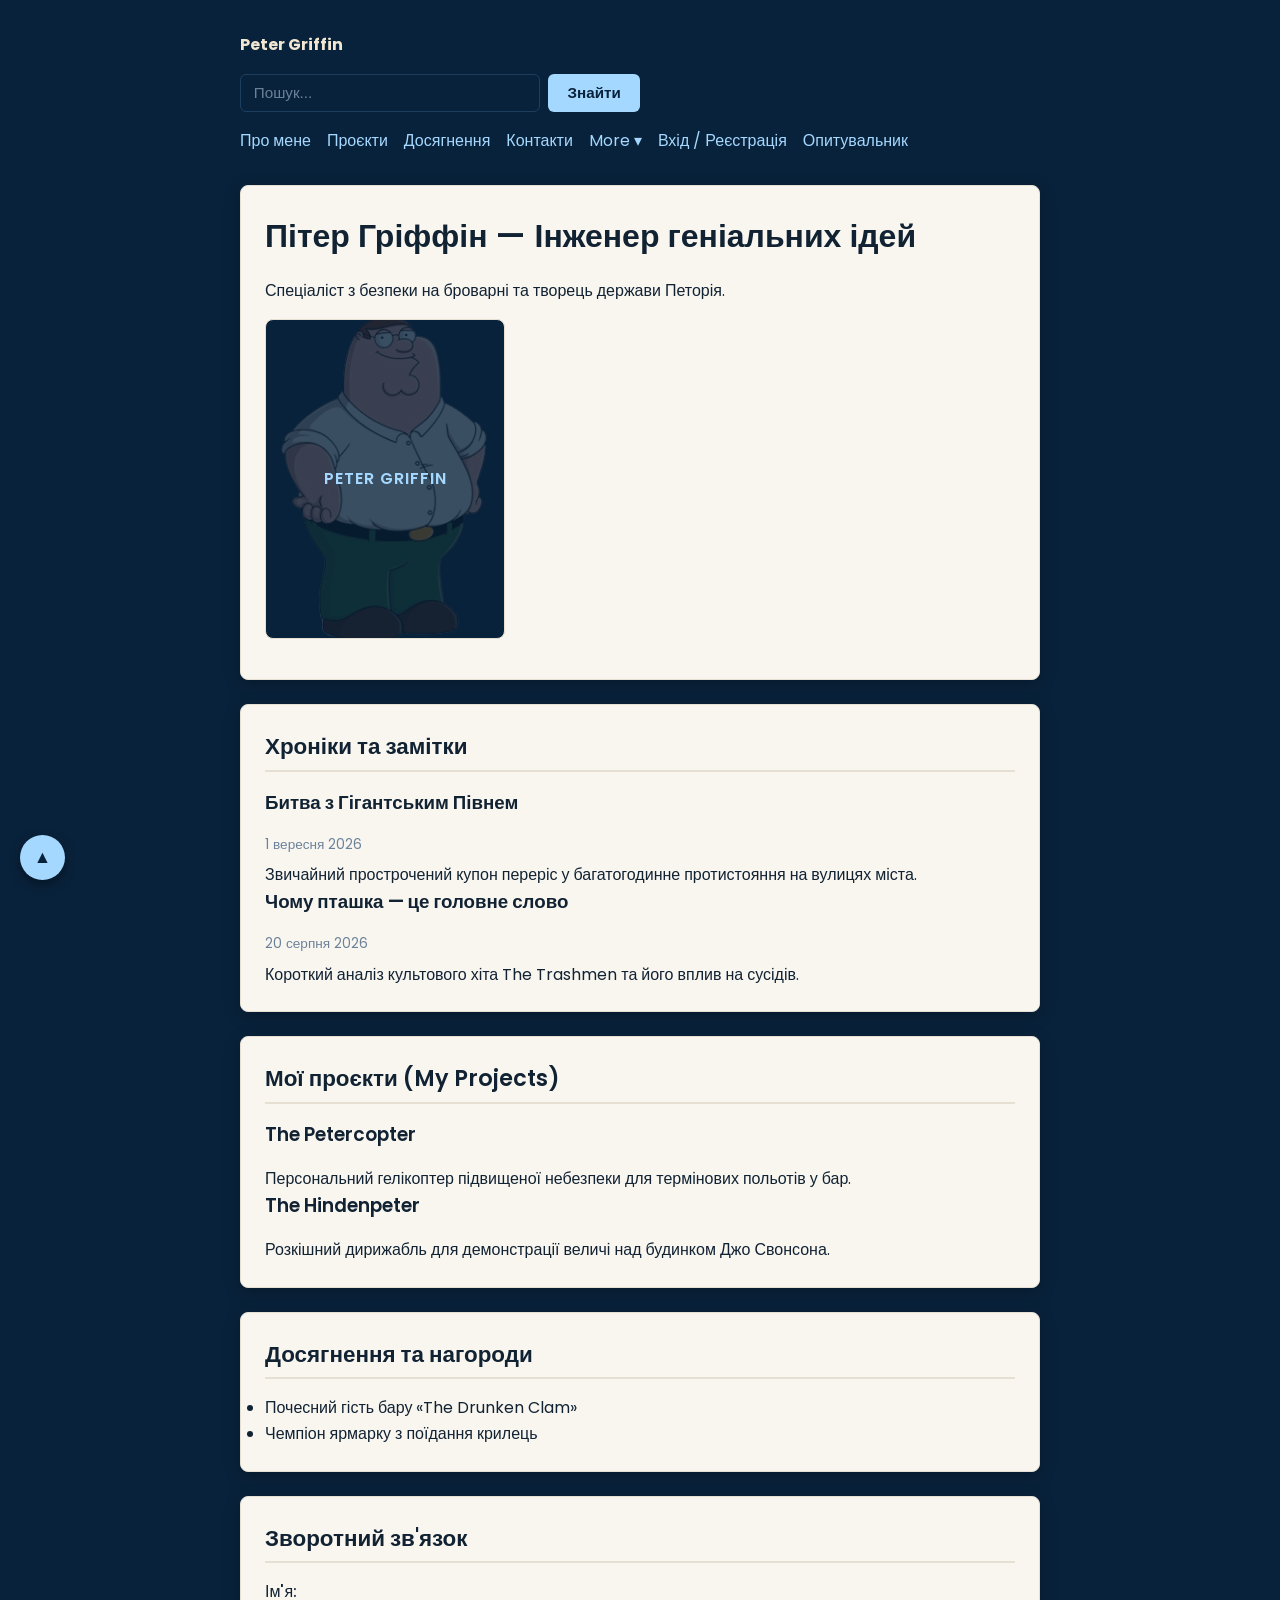
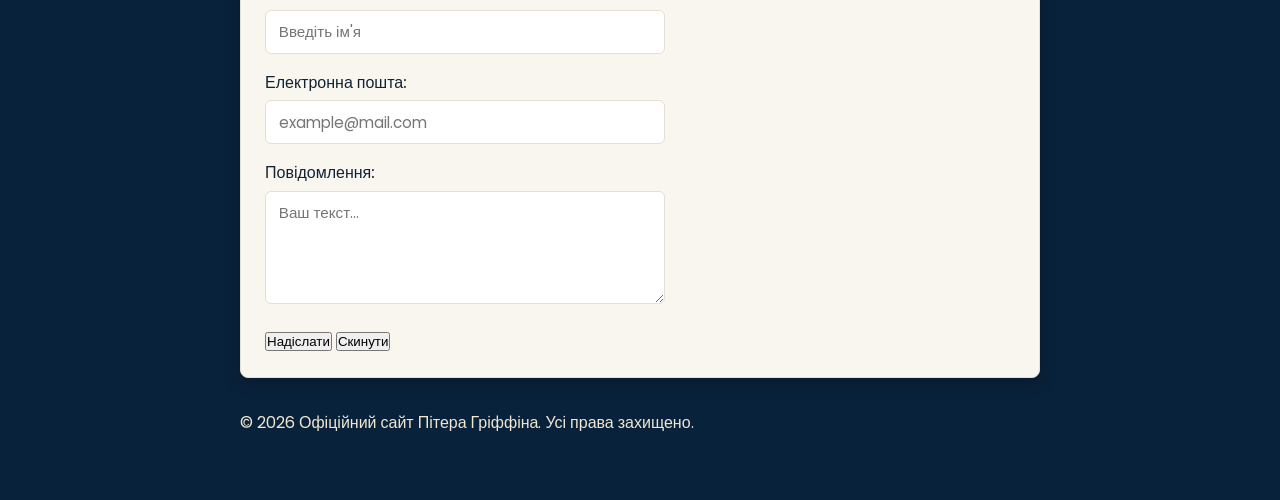
<file: university/OIT/lab3/index.html>
<!DOCTYPE html>
<html lang="uk">
<head>
  <meta charset="UTF-8">
  <meta name="viewport" content="width=device-width, initial-scale=1.0">
  <title>Peter Griffin — Портфоліо</title>
  
  <link rel="preconnect" href="https://fonts.googleapis.com">
  <link rel="preconnect" href="https://fonts.gstatic.com" crossorigin>
  <link href="https://fonts.googleapis.com/css2?family=Poppins:wght@400;600;700&display=swap" rel="stylesheet">
  
  <link rel="stylesheet" href="css/style.css"> 
</head>
<body id="top">

  <header>
    <div>
      <strong>Peter Griffin</strong>
    </div>

    <!-- Пошук (Lab 3) -->
    <div class="search-container">
      <form action="#" method="get">
        <input type="search" name="q" placeholder="Пошук...">
        <button type="submit">Знайти</button>
      </form>
    </div>

    <!-- Навігація з випадаючим списком (Lab 3) -->
    <nav>
      <ul>
        <li><a href="#about">Про мене</a></li>
        <li><a href="#projects">Проєкти</a></li>
        <li><a href="#achievements">Досягнення</a></li>
        <li><a href="#contact">Контакти</a></li>
        
        <li class="dropdown">
          <a href="#">More &#9662;</a>
          <ul class="dropdown-content">
            <li><a href="auth.html">Вхід</a></li>
            <li><a href="survey.html">Опитування</a></li>
          </ul>
        </li>

        <li><a href="auth.html">Вхід / Реєстрація</a></li>
        <li><a href="survey.html">Опитувальник</a></li>
      </ul>
    </nav>
  </header>

  <main>
    <section id="hero">
      <h1>Пітер Гріффін &mdash; Інженер геніальних ідей</h1>
      <p>Спеціаліст з безпеки на броварні та творець держави Петорія.</p>
      
      <!-- Зображення з ховер-ефектом (Lab 3) -->
      <div class="image-hover-wrapper">
        <span>PETER GRIFFIN</span>
        <img src="assets/images/peter.png" alt="Фотопортрет Пітера Гріффіна">
      </div>
    </section>

    <section id="about">
      <h2>Хроніки та замітки</h2>
      <article>
        <h3>Битва з Гігантським Півнем</h3>
        <time datetime="2026-09-01">1 вересня 2026</time>
        <p>Звичайний прострочений купон переріс у багатогодинне протистояння на вулицях міста.</p>
      </article>
      <article>
        <h3>Чому пташка &mdash; це головне слово</h3>
        <time datetime="2026-08-20">20 серпня 2026</time>
        <p>Короткий аналіз культового хіта The Trashmen та його вплив на сусідів.</p>
      </article>
    </section>

    <section id="projects">
      <h2>Мої проєкти (My Projects)</h2>
      <article>
        <h3>The Petercopter</h3>
        <p>Персональний гелікоптер підвищеної небезпеки для термінових польотів у бар.</p>
      </article>
      <article>
        <h3>The Hindenpeter</h3>
        <p>Розкішний дирижабль для демонстрації величі над будинком Джо Свонсона.</p>
      </article>
    </section>

    <section id="achievements">
      <h2>Досягнення та нагороди</h2>
      <ul>
        <li>Почесний гість бару «The Drunken Clam»</li>
        <li>Чемпіон ярмарку з поїдання крилець</li>
      </ul>
    </section>

    <section id="contact">
      <h2>Зворотний зв&apos;язок</h2>
      <form action="#" method="post">
        <div>
          <label for="user-name">Ім&apos;я:</label>
          <input type="text" id="user-name" name="name" placeholder="Введіть ім'я" required>
        </div>
        <div>
          <label for="user-email">Електронна пошта:</label>
          <input type="email" id="user-email" name="email" placeholder="example@mail.com" required>
        </div>
        <div>
          <label for="user-message">Повідомлення:</label>
          <textarea id="user-message" name="message" rows="4" placeholder="Ваш текст..."></textarea>
        </div>
        <button type="submit">Надіслати</button>
        <button type="reset">Скинути</button>
      </form>
    </section>
  </main>

  <!-- Фіксована кнопка в лівому нижньому кутку (Lab 3) -->
  <a href="#top" class="fixed-nav-btn">&#9650;</a>

  <footer>
    <p>&copy; 2026 Офіційний сайт Пітера Гріффіна. Усі права захищено.</p>
  </footer>

</body>
</html>
</file>
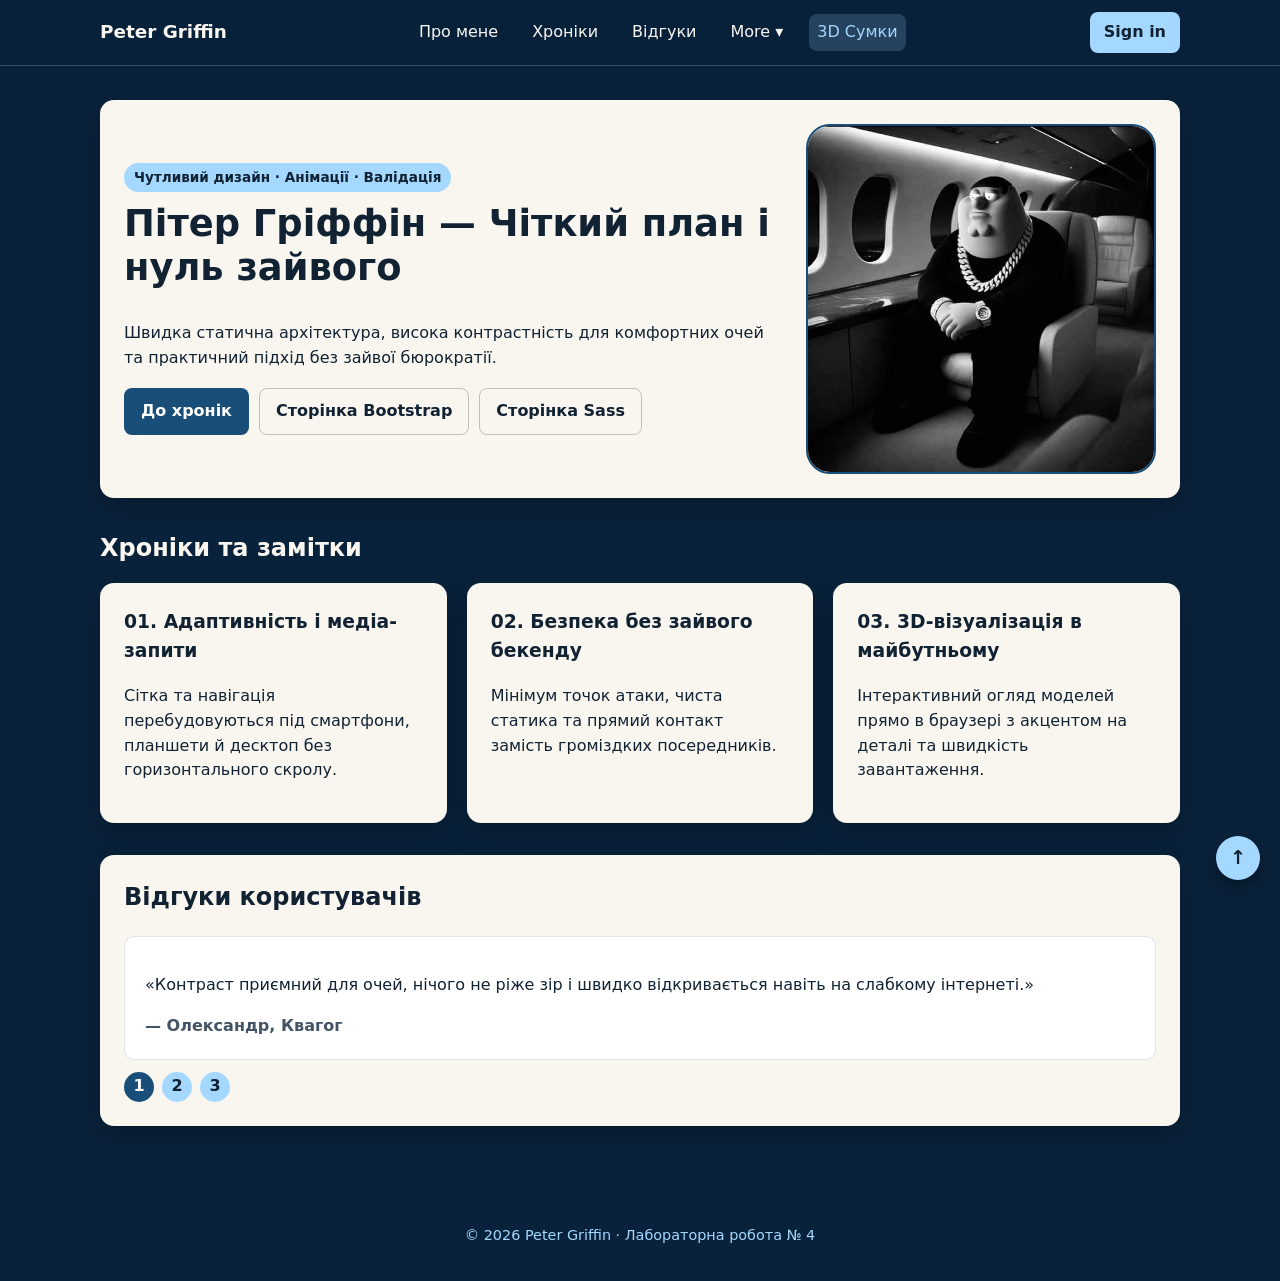
<file: university/OIT/lab4/lab4_project/index.html>
<!DOCTYPE html>
<html lang="uk">
<head>
  <meta charset="UTF-8" />
  <meta name="viewport" content="width=device-width, initial-scale=1.0" />
  <title>Peter Griffin — Портфоліо та хроніки (Лаб. №4)</title>
  <link rel="stylesheet" href="css/style.css" />
</head>
<body id="top">
  <!-- Фіксована шапка -->
  <header class="site-header">
    <div class="header-inner">
      <a href="#top" class="brand">Peter Griffin</a>

      <!-- Адаптивне меню без JS (через чекбокс) -->
      <input type="checkbox" id="nav-toggle" class="nav-toggle" aria-label="Відкрити меню" />
      <label for="nav-toggle" class="nav-burger" title="Меню">☰</label>

      <nav class="main-nav" aria-label="Головна навігація">
        <a href="#about">Про мене</a>
        <a href="#chronicles">Хроніки</a>
        <a href="#reviews">Відгуки</a>
        <div class="dropdown">
          <button type="button" class="dropbtn">More ▾</button>
          <div class="dropdown-content">
            <a href="bootstrap-page.html">Каталог (Bootstrap)</a>
            <a href="sass-page.html">Стилі Sass/SCSS</a>
            <a href="invitation.html">Запрошення (Друк)</a>
          </div>
        </div>
        <a href="bootstrap-page.html" class="nav-pill">3D Сумки</a>
      </nav>

      <!-- Модальне вікно Sign in через :target -->
      <a href="#auth-modal" class="sign-in-btn" id="signInBtn">Sign in</a>
    </div>
  </header>

  <main class="container">
    <!-- Головний банер / картка -->
    <section id="about" class="card hero-card anim-fade-up">
      <div class="hero-content">
        <span class="badge">Чутливий дизайн · Анімації · Валідація</span>
        <h1>Пітер Гріффін — Чіткий план і нуль зайвого</h1>
        <p>
          Швидка статична архітектура, висока контрастність для комфортних очей та практичний підхід без зайвої бюрократії.
        </p>
        <div class="hero-actions">
          <a href="#chronicles" class="btn btn-primary">До хронік</a>
          <a href="bootstrap-page.html" class="btn btn-ghost">Сторінка Bootstrap</a>
          <a href="sass-page.html" class="btn btn-ghost">Сторінка Sass</a>
        </div>
      </div>
      <div class="hero-visual">
        <img src="photo_5199813293936156743_x.jpg" alt="Аватар" class="avatar-img anim-float" />
      </div>
    </section>

    <!-- Сітка карток (CSS Grid) -->
    <section id="chronicles" class="grid-section">
      <h2 class="section-title">Хроніки та замітки</h2>
      <div class="cards-grid">
        <article class="card anim-fade-up">
          <h3>01. Адаптивність і медіа-запити</h3>
          <p>Сітка та навігація перебудовуються під смартфони, планшети й десктоп без горизонтального скролу.</p>
        </article>
        <article class="card anim-fade-up">
          <h3>02. Безпека без зайвого бекенду</h3>
          <p>Мінімум точок атаки, чиста статика та прямий контакт замість громіздких посередників.</p>
        </article>
        <article class="card anim-fade-up">
          <h3>03. 3D-візуалізація в майбутньому</h3>
          <p>Інтерактивний огляд моделей прямо в браузері з акцентом на деталі та швидкість завантаження.</p>
        </article>
      </div>
    </section>

    <!-- Карусель відгуків (п. 6) на чистому CSS radio -->
    <section id="reviews" class="card reviews-section anim-fade-up">
      <h2>Відгуки користувачів</h2>
      <div class="carousel">
        <input type="radio" name="carousel-slide" id="slide-1" checked />
        <input type="radio" name="carousel-slide" id="slide-2" />
        <input type="radio" name="carousel-slide" id="slide-3" />

        <div class="carousel-viewport">
          <div class="carousel-track">
            <blockquote class="review-slide">
              <p>«Контраст приємний для очей, нічого не ріже зір і швидко відкривається навіть на слабкому інтернеті.»</p>
              <footer>— Олександр, Квагог</footer>
            </blockquote>
            <blockquote class="review-slide">
              <p>«На телефоні меню зручне, кнопка входу не заважає, а перехід вгору працює плавно.»</p>
              <footer>— Марія, тестувальниця інтерфейсів</footer>
            </blockquote>
            <blockquote class="review-slide">
              <p>«Мінімалізм без зайвого шуму: одразу видно суть, блоки стоять чітко по сітці.»</p>
              <footer>— Глен, сусід через дорогу</footer>
            </blockquote>
          </div>
        </div>

        <div class="carousel-dots">
          <label for="slide-1" aria-label="Відгук 1">1</label>
          <label for="slide-2" aria-label="Відгук 2">2</label>
          <label for="slide-3" aria-label="Відгук 3">3</label>
        </div>
      </div>
    </section>
  </main>

  <!-- Модальне вікно Sign in з валідацією виключно на HTML5 + CSS (п. 3 та п. 13*) -->
  <div id="auth-modal" class="modal-backdrop" role="dialog" aria-modal="true" aria-labelledby="auth-title">
    <div class="modal-card">
      <div class="modal-header">
        <h2 id="auth-title">Вхід / Реєстрація</h2>
        <a href="#top" class="modal-close" aria-label="Закрити вікно">✕</a>
      </div>

      <form class="auth-form" action="#top" method="get">
        <div class="form-field">
          <label for="auth-email">Email</label>
          <input
            type="email"
            id="auth-email"
            name="email"
            placeholder="name@example.com"
            required
          />
          <small class="hint-invalid">Введіть коректну адресу електронної пошти.</small>
          <small class="hint-valid">Email коректний.</small>
        </div>

        <div class="form-field">
          <label for="auth-pass">Пароль (мін. 6 символів, літера і цифра)</label>
          <input
            type="password"
            id="auth-pass"
            name="password"
            minlength="6"
            pattern="(?=.*[A-Za-zА-Яа-яІіЇїЄє])(?=.*\d).{6,}"
            placeholder="••••••••"
            required
          />
          <small class="hint-invalid">Потрібно мінімум 6 символів, хоча б одна літера та цифра.</small>
          <small class="hint-valid">Пароль відповідає вимогам.</small>
        </div>

        <button type="submit" class="btn btn-primary full-width">Увійти</button>
      </form>
    </div>
  </div>

  <!-- Кнопка вгору з плавним переходом (п. 5) -->
  <a href="#top" class="scroll-top-btn" title="Вгору" aria-label="Прокрутити вгору">↑</a>

  <footer class="site-footer">
    <p>© 2026 Peter Griffin · Лабораторна робота № 4</p>
  </footer>
</body>
</html>
</file>
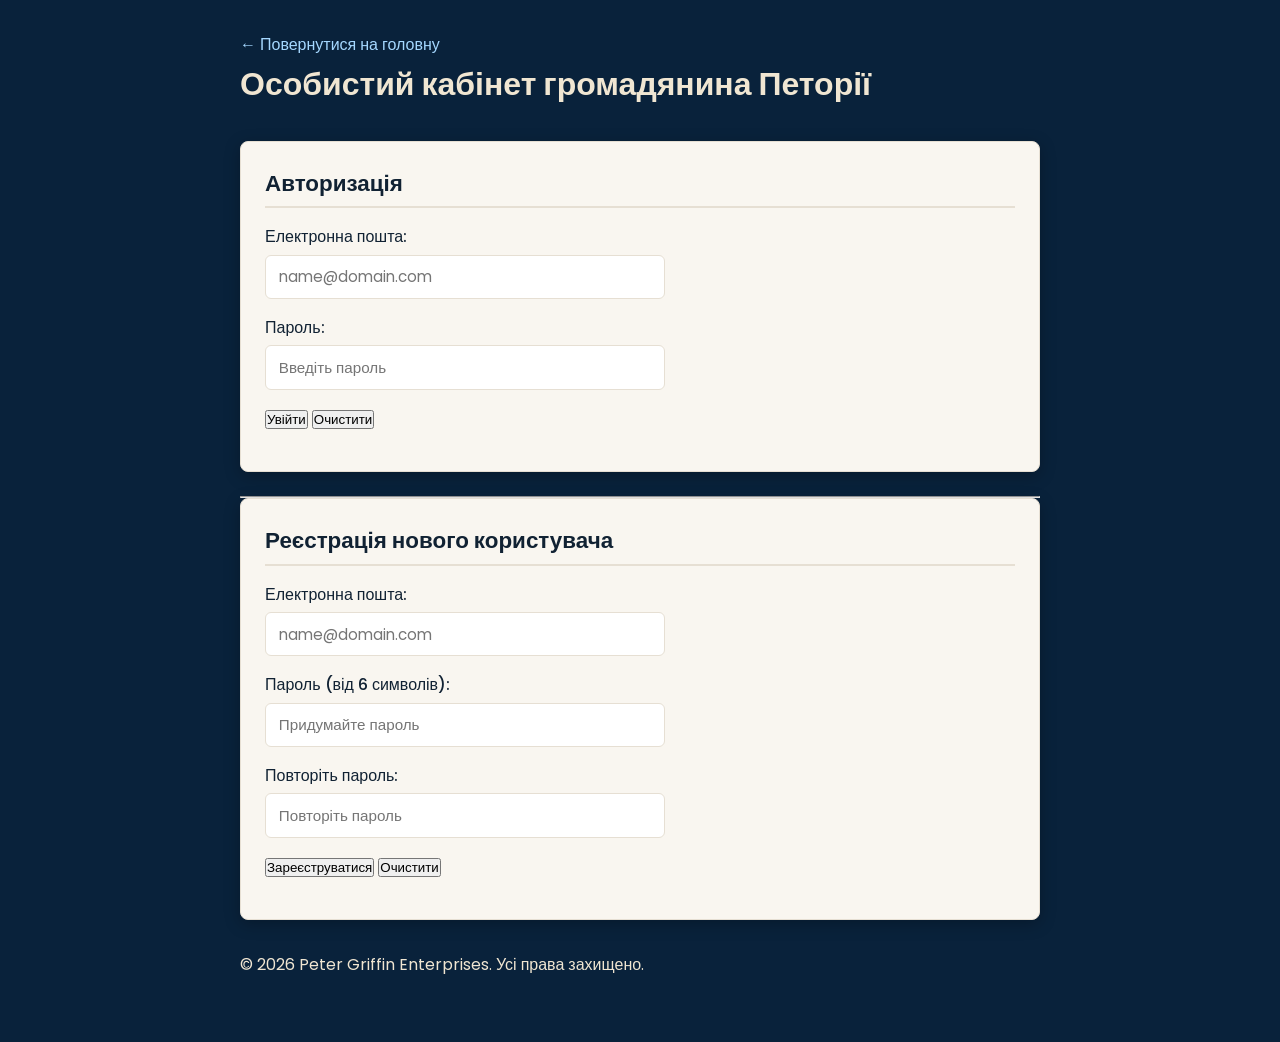
<file: university/OIT/lab3/auth.html>
<!DOCTYPE html>
<html lang="uk">
<head>
  <meta charset="UTF-8">
  <meta name="viewport" content="width=device-width, initial-scale=1.0">
  <title>Вхід та Реєстрація — Peter Griffin</title>
  
  <link rel="preconnect" href="https://fonts.googleapis.com">
  <link rel="preconnect" href="https://fonts.gstatic.com" crossorigin>
  <link href="https://fonts.googleapis.com/css2?family=Poppins:wght@400;600&display=swap" rel="stylesheet">

  <link rel="stylesheet" href="css/style.css"></head>
<body>

  <header>
    <nav>
      <a href="index.html">&larr; Повернутися на головну</a>
    </nav>
    <h1>Особистий кабінет громадянина Петорії</h1>
  </header>

  <main>
    <!-- ФОРМА АВТОРИЗАЦІЇ (ВХІД) -->
    <section>
      <h2>Авторизація</h2>
      <form action="#" method="post">
        <div>
          <label for="login-email">Електронна пошта:</label>
          <input type="email" id="login-email" name="login_email" placeholder="name@domain.com" required>
        </div>

        <div>
          <label for="login-pass">Пароль:</label>
          <input type="password" id="login-pass" name="login_pass" minlength="6" placeholder="Введіть пароль" required>
        </div>

        <div>
          <button type="submit">Увійти</button>
          <button type="reset">Очистити</button>
        </div>
      </form>
    </section>

    <hr>

    <!-- ФОРМА РЕЄСТРАЦІЇ -->
    <section>
      <h2>Реєстрація нового користувача</h2>
      <form action="#" method="post">
        <div>
          <label for="reg-email">Електронна пошта:</label>
          <input type="email" id="reg-email" name="reg_email" placeholder="name@domain.com" required>
        </div>

        <div>
          <label for="reg-pass">Пароль (від 6 символів):</label>
          <input type="password" id="reg-pass" name="reg_pass" minlength="6" placeholder="Придумайте пароль" required>
        </div>

        <div>
          <label for="reg-pass-repeat">Повторіть пароль:</label>
          <input type="password" id="reg-pass-repeat" name="reg_pass_repeat" minlength="6" placeholder="Повторіть пароль" required>
        </div>

        <div>
          <button type="submit">Зареєструватися</button>
          <button type="reset">Очистити</button>
        </div>
      </form>
    </section>
  </main>

  <footer>
    <p>&copy; 2026 Peter Griffin Enterprises. Усі права захищено.</p>
  </footer>

</body>
</html>
</file>
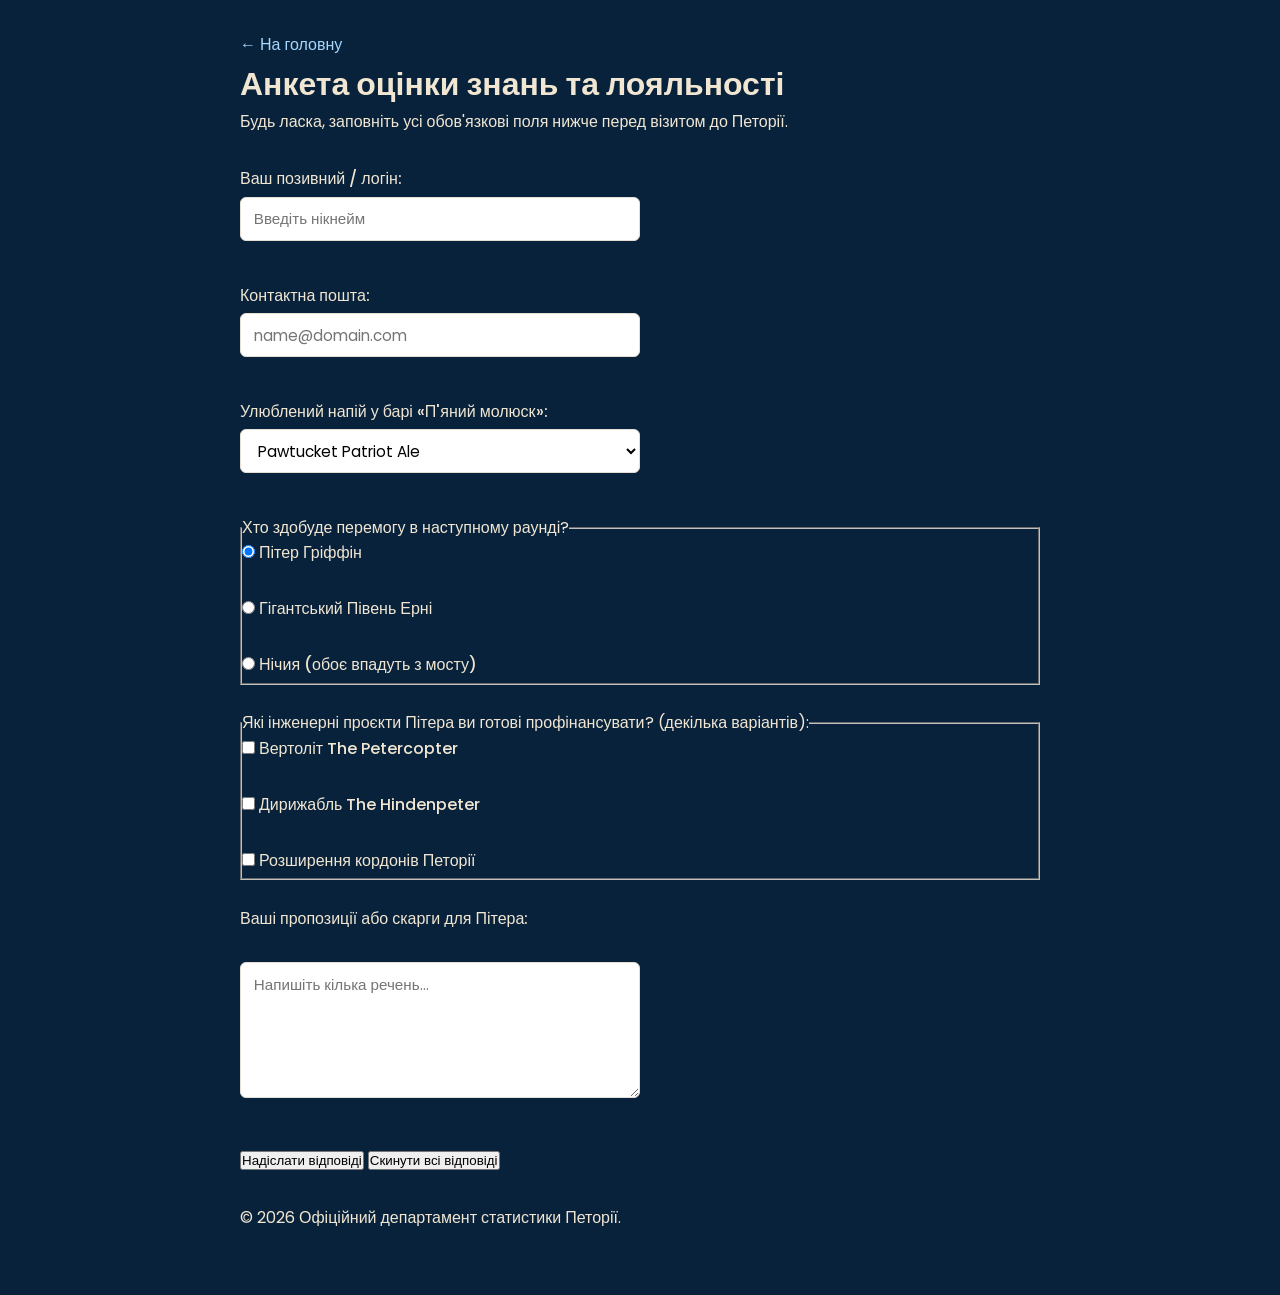
<file: university/OIT/lab3/survey.html>
<!DOCTYPE html>
<html lang="uk">
<head>
  <meta charset="UTF-8">
  <meta name="viewport" content="width=device-width, initial-scale=1.0">
  <title>Анкета жителя Куахога — Peter Griffin</title>

  <link rel="preconnect" href="https://fonts.googleapis.com">
  <link rel="preconnect" href="https://fonts.gstatic.com" crossorigin>
  <link href="https://fonts.googleapis.com/css2?family=Poppins:wght@400;600&display=swap" rel="stylesheet">

  <link rel="stylesheet" href="css/style.css">
</head>
<body>

  <header>
    <nav>
      <a href="index.html">&larr; На головну</a>
    </nav>
    <h1>Анкета оцінки знань та лояльності</h1>
    <p>Будь ласка, заповніть усі обов'язкові поля нижче перед візитом до Петорії.</p>
  </header>

  <main>
    <form action="#" method="post">

      <!-- Поле логіна -->
      <div>
        <label for="survey-login">Ваш позивний / логін:</label>
        <input type="text" id="survey-login" name="user_login" placeholder="Введіть нікнейм" required>
      </div>

      <br>

      <!-- Поле Email -->
      <div>
        <label for="survey-email">Контактна пошта:</label>
        <input type="email" id="survey-email" name="user_email" placeholder="name@domain.com" required>
      </div>

      <br>

      <!-- Випадаючий список (select) -->
      <div>
        <label for="survey-drink">Улюблений напій у барі «П'яний молюск»:</label>
        <select id="survey-drink" name="favorite_drink">
          <option value="pawtucket" selected>Pawtucket Patriot Ale</option>
          <option value="cider">Яблучний сидр</option>
          <option value="water">Звичайна вода з-під крана</option>
          <option value="tea">Холодний чай</option>
        </select>
      </div>

      <br>

      <!-- Радіокнопки (однакова назва name для взаємного виключення) -->
      <fieldset>
        <legend>Хто здобуде перемогу в наступному раунді?</legend>
        <label>
          <input type="radio" name="battle_winner" value="peter" checked>
          Пітер Гріффін
        </label>
        <br>
        <label>
          <input type="radio" name="battle_winner" value="chicken">
          Гігантський Півень Ерні
        </label>
        <br>
        <label>
          <input type="radio" name="battle_winner" value="draw">
          Нічия (обоє впадуть з мосту)
        </label>
      </fieldset>

      <br>

      <!-- Чекбокси -->
      <fieldset>
        <legend>Які інженерні проєкти Пітера ви готові профінансувати? (декілька варіантів):</legend>
        <label>
          <input type="checkbox" name="support_project" value="petercopter">
          Вертоліт The Petercopter
        </label>
        <br>
        <label>
          <input type="checkbox" name="support_project" value="hindenpeter">
          Дирижабль The Hindenpeter
        </label>
        <br>
        <label>
          <input type="checkbox" name="support_project" value="petoria">
          Розширення кордонів Петорії
        </label>
      </fieldset>

      <br>

      <!-- Текстова зона -->
      <div>
        <label for="survey-comment">Ваші пропозиції або скарги для Пітера:</label><br>
        <textarea id="survey-comment" name="user_comment" rows="5" cols="45" placeholder="Напишіть кілька речень..."></textarea>
      </div>

      <br>

      <!-- Кнопки керування -->
      <div>
        <button type="submit">Надіслати відповіді</button>
        <button type="reset">Скинути всі відповіді</button>
      </div>

    </form>
  </main>

  <footer>
    <p>&copy; 2026 Офіційний департамент статистики Петорії.</p>
  </footer>

</body>
</html>
</file>
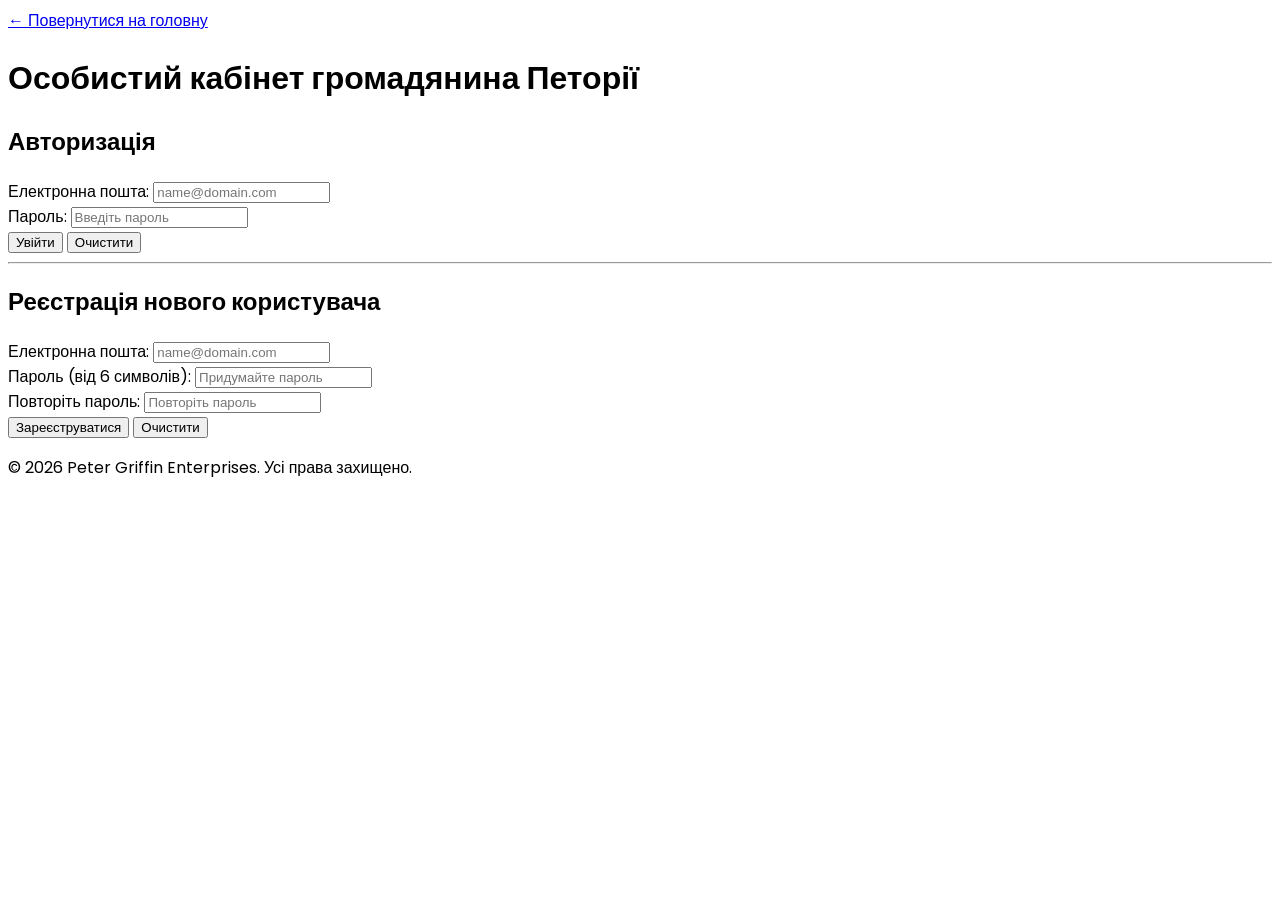
<file: university/other/sitegriffin/auth.html>
<!DOCTYPE html>
<html lang="uk">
<head>
  <meta charset="UTF-8">
  <meta name="viewport" content="width=device-width, initial-scale=1.0">
  <title>Вхід та Реєстрація — Peter Griffin</title>
  
  <link rel="preconnect" href="https://fonts.googleapis.com">
  <link rel="preconnect" href="https://fonts.gstatic.com" crossorigin>
  <link href="https://fonts.googleapis.com/css2?family=Poppins:wght@400;600&display=swap" rel="stylesheet">

  <style>
    body {
      font-family: 'Poppins', sans-serif;
    }
  </style>
</head>
<body>

  <header>
    <nav>
      <a href="index.html">&larr; Повернутися на головну</a>
    </nav>
    <h1>Особистий кабінет громадянина Петорії</h1>
  </header>

  <main>
    <!-- ФОРМА АВТОРИЗАЦІЇ (ВХІД) -->
    <section>
      <h2>Авторизація</h2>
      <form action="#" method="post">
        <div>
          <label for="login-email">Електронна пошта:</label>
          <input type="email" id="login-email" name="login_email" placeholder="name@domain.com" required>
        </div>

        <div>
          <label for="login-pass">Пароль:</label>
          <input type="password" id="login-pass" name="login_pass" minlength="6" placeholder="Введіть пароль" required>
        </div>

        <div>
          <button type="submit">Увійти</button>
          <button type="reset">Очистити</button>
        </div>
      </form>
    </section>

    <hr>

    <!-- ФОРМА РЕЄСТРАЦІЇ -->
    <section>
      <h2>Реєстрація нового користувача</h2>
      <form action="#" method="post">
        <div>
          <label for="reg-email">Електронна пошта:</label>
          <input type="email" id="reg-email" name="reg_email" placeholder="name@domain.com" required>
        </div>

        <div>
          <label for="reg-pass">Пароль (від 6 символів):</label>
          <input type="password" id="reg-pass" name="reg_pass" minlength="6" placeholder="Придумайте пароль" required>
        </div>

        <div>
          <label for="reg-pass-repeat">Повторіть пароль:</label>
          <input type="password" id="reg-pass-repeat" name="reg_pass_repeat" minlength="6" placeholder="Повторіть пароль" required>
        </div>

        <div>
          <button type="submit">Зареєструватися</button>
          <button type="reset">Очистити</button>
        </div>
      </form>
    </section>
  </main>

  <footer>
    <p>&copy; 2026 Peter Griffin Enterprises. Усі права захищено.</p>
  </footer>

</body>
</html>
</file>
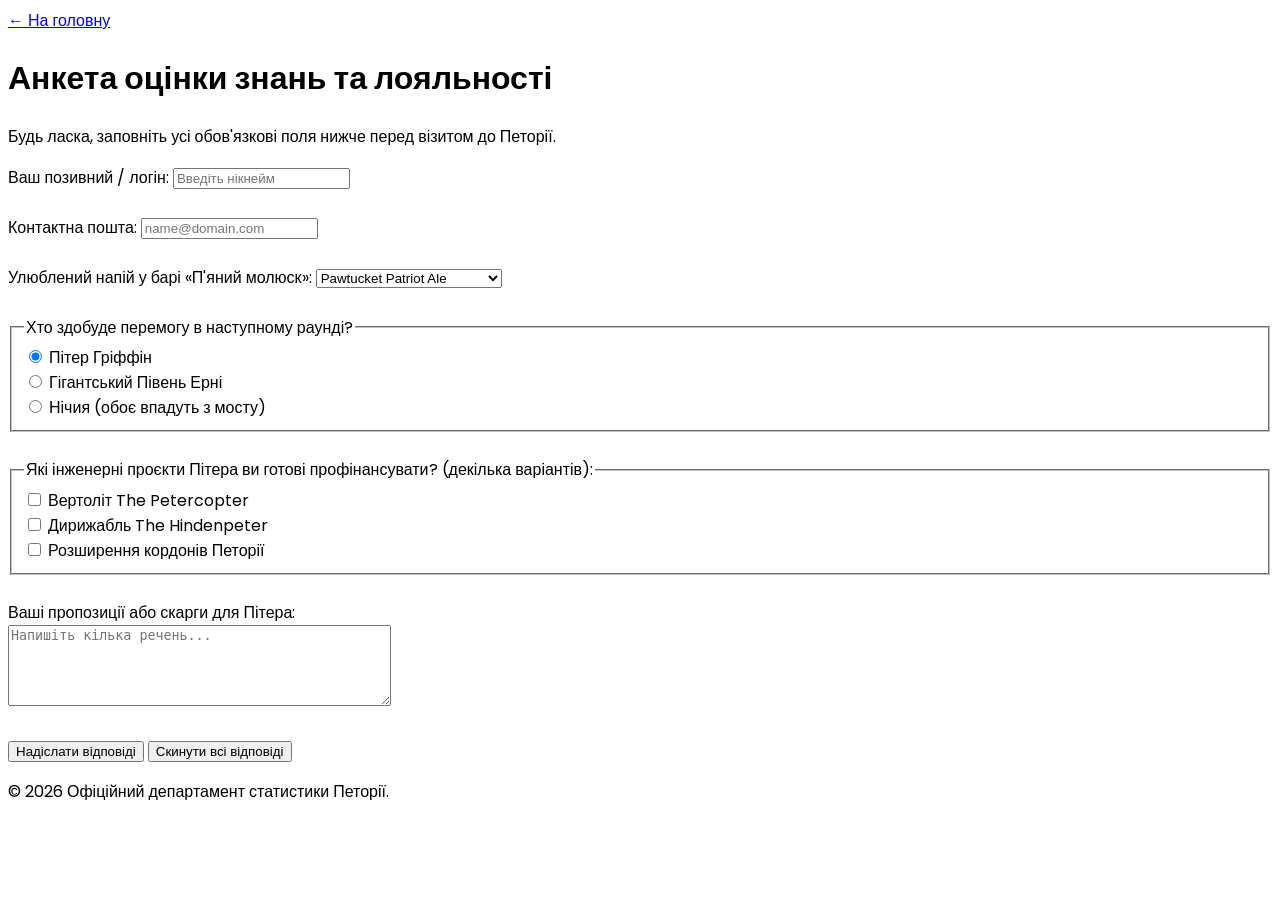
<file: university/other/sitegriffin/survey.html>
<!DOCTYPE html>
<html lang="uk">
<head>
  <meta charset="UTF-8">
  <meta name="viewport" content="width=device-width, initial-scale=1.0">
  <title>Анкета жителя Куахога — Peter Griffin</title>

  <link rel="preconnect" href="https://fonts.googleapis.com">
  <link rel="preconnect" href="https://fonts.gstatic.com" crossorigin>
  <link href="https://fonts.googleapis.com/css2?family=Poppins:wght@400;600&display=swap" rel="stylesheet">

  <style>
    body {
      font-family: 'Poppins', sans-serif;
    }
  </style>
</head>
<body>

  <header>
    <nav>
      <a href="index.html">&larr; На головну</a>
    </nav>
    <h1>Анкета оцінки знань та лояльності</h1>
    <p>Будь ласка, заповніть усі обов'язкові поля нижче перед візитом до Петорії.</p>
  </header>

  <main>
    <form action="#" method="post">

      <!-- Поле логіна -->
      <div>
        <label for="survey-login">Ваш позивний / логін:</label>
        <input type="text" id="survey-login" name="user_login" placeholder="Введіть нікнейм" required>
      </div>

      <br>

      <!-- Поле Email -->
      <div>
        <label for="survey-email">Контактна пошта:</label>
        <input type="email" id="survey-email" name="user_email" placeholder="name@domain.com" required>
      </div>

      <br>

      <!-- Випадаючий список (select) -->
      <div>
        <label for="survey-drink">Улюблений напій у барі «П'яний молюск»:</label>
        <select id="survey-drink" name="favorite_drink">
          <option value="pawtucket" selected>Pawtucket Patriot Ale</option>
          <option value="cider">Яблучний сидр</option>
          <option value="water">Звичайна вода з-під крана</option>
          <option value="tea">Холодний чай</option>
        </select>
      </div>

      <br>

      <!-- Радіокнопки (однакова назва name для взаємного виключення) -->
      <fieldset>
        <legend>Хто здобуде перемогу в наступному раунді?</legend>
        <label>
          <input type="radio" name="battle_winner" value="peter" checked>
          Пітер Гріффін
        </label>
        <br>
        <label>
          <input type="radio" name="battle_winner" value="chicken">
          Гігантський Півень Ерні
        </label>
        <br>
        <label>
          <input type="radio" name="battle_winner" value="draw">
          Нічия (обоє впадуть з мосту)
        </label>
      </fieldset>

      <br>

      <!-- Чекбокси -->
      <fieldset>
        <legend>Які інженерні проєкти Пітера ви готові профінансувати? (декілька варіантів):</legend>
        <label>
          <input type="checkbox" name="support_project" value="petercopter">
          Вертоліт The Petercopter
        </label>
        <br>
        <label>
          <input type="checkbox" name="support_project" value="hindenpeter">
          Дирижабль The Hindenpeter
        </label>
        <br>
        <label>
          <input type="checkbox" name="support_project" value="petoria">
          Розширення кордонів Петорії
        </label>
      </fieldset>

      <br>

      <!-- Текстова зона -->
      <div>
        <label for="survey-comment">Ваші пропозиції або скарги для Пітера:</label><br>
        <textarea id="survey-comment" name="user_comment" rows="5" cols="45" placeholder="Напишіть кілька речень..."></textarea>
      </div>

      <br>

      <!-- Кнопки керування -->
      <div>
        <button type="submit">Надіслати відповіді</button>
        <button type="reset">Скинути всі відповіді</button>
      </div>

    </form>
  </main>

  <footer>
    <p>&copy; 2026 Офіційний департамент статистики Петорії.</p>
  </footer>

</body>
</html>
</file>
<file: university/OIT/lab3/css/style.css>
:root {
  --primary-color: #a5d8ff;    /* Чистий крижано-блакитний (Ice Blue) для кнопок та акцентів */
  --primary-hover: #c5e7ff;    /* Світліший крижаний відтінок при наведенні */
  --bg-color: #09223b;         /* Глибокий темно-синій фон */
  --card-bg: #f9f6f0;          /* Чистий, м'який молочно-кремовий колір панелей */
  --card-text: #112233;        /* Глибокий темно-синій текст для панелей */
  --text-main: #f0e6d2;        /* Світлий текст для шапки/футера */
  --text-muted: #6b8299;       /* Приглушений колір для дат */
  --border-color: #1c3f60;     /* Делікатна синя рамка */
  --card-border: #e6dfd3;      /* М'яка рамка для молочних панелей */
  --font-family: 'Poppins', sans-serif;
}

/* Базові скидання стилів */
* {
  box-sizing: border-box;
  margin: 0;
  padding: 0;
}

body {
  font-family: var(--font-family);
  background-color: var(--bg-color);
  color: var(--text-main);
  line-height: 1.6;
  padding: 2rem;
}

header, main, footer {
  max-width: 800px;
  margin: 0 auto 2rem auto;
}

/* Стилі для основних панелей (секцій) */
section {
  background-color: var(--card-bg);
  color: var(--card-text);
  padding: 1.5rem;
  border-radius: 8px;
  border: 1px solid var(--card-border);
  margin-bottom: 1.5rem;
  box-shadow: 0 4px 16px rgba(0, 0, 0, 0.25);
}

section h1, section h2, section h3 {
  color: var(--card-text);
  margin-bottom: 1rem;
  font-weight: 600;
}

h1 {
  font-size: 2rem;
}

section h2 {
  font-size: 1.4rem;
  border-bottom: 2px solid var(--card-border);
  padding-bottom: 0.3rem;
}

time {
  color: var(--text-muted);
  font-size: 0.85rem;
  display: block;
  margin-bottom: 0.4rem;
}

a {
  color: var(--primary-color);
  text-decoration: none;
  transition: color 0.2s ease;
}

a:hover {
  color: var(--primary-hover);
  text-decoration: underline;
}

/* Навігація та випадаюче підменю (Lab 3, п. 1) */
nav ul {
  list-style: none;
  display: flex;
  flex-wrap: wrap;
  gap: 1rem;
  padding: 0;
  margin-top: 0.5rem;
  align-items: center;
}

nav ul li.dropdown {
  position: relative;
  padding-bottom: 12px;
  margin-bottom: -12px;
}

.dropdown-content {
  display: none;
  position: absolute;
  top: calc(100% - 8px);
  left: 0;
  background-color: var(--card-bg);
  min-width: 150px;
  box-shadow: 0 8px 20px rgba(0, 0, 0, 0.45);
  border: 1px solid var(--card-border);
  border-radius: 6px;
  z-index: 10;
  padding: 0.5rem 0;
  list-style: none;
}

.dropdown:hover .dropdown-content {
  display: block;
}

.dropdown-content li {
  width: 100%;
  padding: 0;
  margin: 0;
}

.dropdown-content a {
  padding: 0.4rem 1rem;
  display: block;
  white-space: nowrap;
  color: var(--card-text);
}

.dropdown-content a:hover {
  background-color: #ebe4d5;
  color: var(--bg-color);
  text-decoration: none;
}

/* Елемент пошуку (Lab 3, п. 4) */
.search-container {
  margin: 1rem 0;
}

.search-container form {
  display: flex;
  gap: 0.5rem;
  max-width: 400px;
}

.search-container input[type="search"] {
  flex: 1;
  padding: 0.6rem 0.8rem;
  border-radius: 6px;
  border: 1px solid var(--border-color);
  outline: none;
  font-size: 0.95rem;
  background-color: var(--bg-color);
  color: var(--text-main);
}

.search-container input[type="search"]::placeholder {
  color: var(--text-muted);
}

.search-container button[type="submit"] {
  background-color: var(--primary-color);
  color: var(--bg-color);
  font-weight: 600;
  border: none;
  padding: 0.6rem 1.2rem;
  font-size: 0.95rem;
  border-radius: 6px;
  cursor: pointer;
  white-space: nowrap;
  transition: background-color 0.2s;
}

.search-container button[type="submit"]:hover {
  background-color: var(--primary-hover);
}

/* Ефект зображення (Lab 3, п. 3) */
.image-hover-wrapper {
  position: relative;
  width: 100%;
  max-width: 240px;
  height: 320px;
  border-radius: 8px;
  border: 1px solid var(--card-border);
  overflow: hidden;
  background-color: var(--bg-color);
  display: flex;
  align-items: center;
  justify-content: center;
  margin: 1rem 0;
}

.image-hover-wrapper span {
  color: var(--primary-color);
  font-size: 1rem;
  font-weight: 600;
  letter-spacing: 1px;
  transition: opacity 0.3s ease;
  z-index: 2;
  text-align: center;
  position: absolute;
  padding: 0 1rem;
}

.image-hover-wrapper img {
  position: absolute;
  top: 0;
  left: 0;
  width: 100%;
  height: 100%;
  object-fit: cover;
  opacity: 0.2;
  transition: opacity 0.4s ease;
  z-index: 1;
  margin: 0;
  border-radius: 0;
}

.image-hover-wrapper:hover img {
  opacity: 1;
}

.image-hover-wrapper:hover span {
  opacity: 0;
}

/* Зафіксована кнопка в лівому нижньому кутку (Lab 3, п. 2) */
.fixed-nav-btn {
  position: fixed;
  bottom: 20px;
  left: 20px;
  background-color: var(--primary-color);
  color: var(--bg-color);
  font-weight: 700;
  width: 45px;
  height: 45px;
  border-radius: 50%;
  display: flex;
  align-items: center;
  justify-content: center;
  box-shadow: 0 4px 12px rgba(0, 0, 0, 0.4);
  z-index: 1000;
  text-decoration: none;
  font-size: 1.1rem;
  transition: background-color 0.2s, transform 0.2s;
}

.fixed-nav-btn:hover {
  background-color: var(--primary-hover);
  color: var(--bg-color);
  text-decoration: none;
  transform: scale(1.05);
}

/* Форми та елементи введення */
form div {
  margin-bottom: 1rem;
}

label {
  display: block;
  margin-bottom: 0.3rem;
  font-weight: 500;
}

input[type="text"],
input[type="email"],
input[type="password"],
textarea,
select {
  width: 100%;
  max-width: 400px;
  padding: 0.6rem 0.8rem;
  border: 1px solid var(--card-border);
  border-radius: 6px;
  font-family: inherit;
  font-size: 0.95rem;
  background-color: #ffffff;
</file>
<file: university/OIT/lab4/lab4_project/css/style.css>
/* Палітра з високим контрастом та м'яким сприйняттям */
:root {
  --bg-page: #09223b;
  --card-bg: #f9f6f0;
  --text-dark: #112233;
  --text-muted: #425466;
  --accent-ice: #a5d8ff;
  --accent-deep: #184e77;
  --ok-color: #1b6b3a;
  --err-color: #9e2a2b;
  --radius: 14px;
}

html {
  scroll-behavior: smooth;
  box-sizing: border-box;
}

*, *::before, *::after {
  box-sizing: inherit;
}

body {
  margin: 0;
  font-family: system-ui, -apple-system, "Segoe UI", Roboto, sans-serif;
  background-color: var(--bg-page);
  color: var(--text-dark);
  line-height: 1.55;
  padding-top: 76px;
}

/* Анімації (п. 7) */
@keyframes fadeUp {
  from {
    opacity: 0;
    transform: translateY(14px);
  }
  to {
    opacity: 1;
    transform: translateY(0);
  }
}

@keyframes floatSlow {
  0%, 100% { transform: translateY(0); }
  50% { transform: translateY(-6px); }
}

.anim-fade-up {
  animation: fadeUp 0.55s ease both;
}

.anim-float {
  animation: floatSlow 3.5s ease-in-out infinite;
}

/* Шапка */
.site-header {
  position: fixed;
  top: 0;
  left: 0;
  right: 0;
  z-index: 100;
  background: rgba(9, 34, 59, 0.96);
  border-bottom: 1px solid rgba(165, 216, 255, 0.25);
}

.header-inner {
  max-width: 1120px;
  margin: 0 auto;
  padding: 12px 20px;
  display: flex;
  align-items: center;
  justify-content: space-between;
  gap: 16px;
}

.brand {
  color: var(--card-bg);
  text-decoration: none;
  font-weight: 700;
  font-size: 1.15rem;
  white-space: nowrap;
}

.nav-toggle, .nav-burger {
  display: none;
  color: var(--card-bg);
  font-size: 1.4rem;
  cursor: pointer;
  user-select: none;
}

.main-nav {
  display: flex;
  align-items: center;
  gap: 18px;
}

.main-nav a, .dropbtn {
  color: var(--card-bg);
  text-decoration: none;
  background: transparent;
  border: 0;
  font: inherit;
  cursor: pointer;
  padding: 6px 8px;
  border-radius: 8px;
  transition: background-color 0.2s ease, color 0.2s ease;
}

.main-nav a:hover, .dropbtn:hover {
  background-color: rgba(165, 216, 255, 0.16);
  color: var(--accent-ice);
}

.nav-pill {
  background-color: rgba(165, 216, 255, 0.18) !important;
  color: var(--accent-ice) !important;
}

/* Випадаюче меню More */
.dropdown {
  position: relative;
}

.dropdown-content {
  display: none;
  position: absolute;
  top: 100%;
  left: 0;
  min-width: 205px;
  background: var(--card-bg);
  color: var(--text-dark);
  border-radius: 10px;
  padding: 8px;
  box-shadow: 0 12px 28px rgba(0, 0, 0, 0.35);
  flex-direction: column;
  gap: 4px;
}

.dropdown-content a {
  color: var(--text-dark);
  padding: 8px 10px;
  border-radius: 6px;
}

.dropdown-content a:hover {
  background: var(--accent-ice);
  color: var(--text-dark);
}

.dropdown:hover .dropdown-content,
.dropdown:focus-within .dropdown-content {
  display: flex;
}

/* Кнопка Sign in */
.sign-in-btn {
  background: var(--accent-ice);
  color: var(--text-dark);
  text-decoration: none;
  font-weight: 600;
  padding: 8px 14px;
  border-radius: 8px;
  white-space: nowrap;
  transition: transform 0.2s ease, filter 0.2s ease;
}

.sign-in-btn:hover {
  transform: translateY(-1px);
  filter: brightness(1.04);
}

/* Контейнер та картки */
.container {
  max-width: 1120px;
  margin: 0 auto;
  padding: 24px 20px 64px;
}

.card {
  background: var(--card-bg);
  color: var(--text-dark);
  border-radius: var(--radius);
  padding: 24px;
  box-shadow: 0 10px 26px rgba(0, 0, 0, 0.25);
}

.hero-card {
  display: grid;
  grid-template-columns: 1.6fr 0.7fr;
  gap: 24px;
  align-items: center;
}

.badge {
  display: inline-block;
  background: var(--accent-ice);
  color: var(--text-dark);
  font-weight: 600;
  font-size: 0.85rem;
  padding: 4px 10px;
  border-radius: 999px;
  margin-bottom: 10px;
}

h1, h2, h3 {
  margin-top: 0;
  color: var(--text-dark);
}

h1 {
  font-size: clamp(1.6rem, 3vw, 2.3rem);
  line-height: 1.2;
}

.hero-actions {
  display: flex;
  flex-wrap: wrap;
  gap: 10px;
  margin-top: 18px;
}

.btn {
  display: inline-block;
  text-decoration: none;
  font-weight: 600;
  padding: 10px 16px;
  border-radius: 8px;
  border: 1px solid transparent;
  transition: transform 0.2s ease, background-color 0.2s ease;
}

.btn:hover {
  transform: translateY(-1px);
}

.btn-primary {
  background: var(--accent-deep);
  color: #ffffff;
}

.btn-ghost {
  background: transparent;
  color: var(--text-dark);
  border-color: rgba(17, 34, 51, 0.25);
}

.avatar-img {
  width: 350px;
  height: 350px;
  margin: 0 auto;
  display: block;
  border-radius: 24px;
  object-fit: cover;
  border: 2px solid var(--accent-deep);
}

/* Grid-секція */
.grid-section {
  margin-top: 32px;
}

.section-title {
  color: var(--card-bg);
  margin-bottom: 16px;
}

.cards-grid {
  display: grid;
  grid-template-columns: repeat(3, 1fr);
  gap: 20px;
}

/* Карусель відгуків (п. 6) */
.reviews-section {
  margin-top: 32px;
}

.carousel input[type="radio"] {
  display: none;
}

.carousel-viewport {
  overflow: hidden;
  border-radius: 10px;
  background: #ffffff;
  border: 1px solid rgba(17, 34, 51, 0.12);
}

.carousel-track {
  display: flex;
  width: 300%;
  transition: transform 0.4s ease;
}

.review-slide {
  width: 33.3333%;
  margin: 0;
  padding: 20px;
}

.review-slide footer {
  margin-top: 8px;
  font-weight: 600;
  color: var(--text-muted);
}

#slide-1:checked ~ .carousel-viewport .carousel-track { transform: translateX(0%); }
#slide-2:checked ~ .carousel-viewport .carousel-track { transform: translateX(-33.3333%); }
#slide-3:checked ~ .carousel-viewport .carousel-track { transform: translateX(-66.6666%); }

.carousel-dots {
  display: flex;
  gap: 8px;
  margin-top: 12px;
}

.carousel-dots label {
  width: 30px;
  height: 30px;
  border-radius: 50%;
  background: var(--accent-ice);
  color: var(--text-dark);
  font-weight: 700;
  display: inline-flex;
  align-items: center;
  justify-content: center;
  cursor: pointer;
}

#slide-1:checked ~ .carousel-dots label[for="slide-1"],
#slide-2:checked ~ .carousel-dots label[for="slide-2"],
#slide-3:checked ~ .carousel-dots label[for="slide-3"] {
  background: var(--accent-deep);
  color: #ffffff;
}

/* Модальне вікно Sign in (п. 3) */
.modal-backdrop {
  position: fixed;
  inset: 0;
  background: rgba(4, 14, 26, 0.72);
  display: none;
  align-items: center;
  justify-content: center;
  padding: 16px;
  z-index: 200;
}

.modal-backdrop:target {
  display: flex;
}

.modal-card {
  width: 100%;
  max-width: 420px;
  background: var(--card-bg);
  color: var(--text-dark);
  border-radius: var(--radius);
  padding: 24px;
  box-shadow: 0 18px 40px rgba(0, 0, 0, 0.45);
}

.modal-header {
  display: flex;
  align-items: center;
  justify-content: space-between;
  margin-bottom: 14px;
}

.modal-close {
  text-decoration: none;
  color: var(--text-dark);
  font-size: 1.3rem;
  font-weight: 700;
  padding: 4px 8px;
}

/* Валідація форми виключно на HTML + CSS (п. 13*) */
.form-field {
  margin-bottom: 14px;
}

.form-field label {
  display: block;
  font-weight: 600;
  margin-bottom: 6px;
  font-size: 0.92rem;
}

.form-field input {
  width: 100%;
  padding: 10px 12px;
  border-radius: 8px;
  border: 2px solid #94a3b8;
  background: #ffffff;
  color: var(--text-dark);
  font-size: 1rem;
  outline: none;
  transition: border-color 0.2s ease;
}

.form-field input:focus:invalid {
  border-color: var(--err-color);
}

.form-field input:valid {
  border-color: var(--ok-color);
}

.hint-invalid, .hint-valid {
  display: none;
  font-size: 0.82rem;
  margin-top: 5px;
}

.form-field input:not(:placeholder-shown):invalid ~ .hint-invalid {
  display: block;
  color: var(--err-color);
}

.form-field input:not(:placeholder-shown):valid ~ .hint-valid {
  display: block;
  color: var(--ok-color);
}

.full-width {
  width: 100%;
  text-align: center;
}

/* Кнопка вгору (п. 5) */
.scroll-top-btn {
  position: fixed;
  right: 20px;
  bottom: 20px;
  width: 44px;
  height: 44px;
  border-radius: 50%;
  background: var(--accent-ice);
  color: var(--text-dark);
  text-decoration: none;
  font-weight: 800;
  font-size: 1.2rem;
  display: flex;
  align-items: center;
  justify-content: center;
  box-shadow: 0 8px 20px rgba(0, 0, 0, 0.35);
  transition: transform 0.25s ease, background-color 0.25s ease;
  z-index: 90;
}

.scroll-top-btn:hover {
  transform: translateY(-3px);
  background: #ffffff;
}

.site-footer {
  text-align: center;
  color: var(--accent-ice);
  padding: 20px;
  font-size: 0.9rem;
}

/* Медіа-запити для планшетів та смартфонів (п. 1, 2, 4) */
@media (max-width: 900px) {
  .cards-grid {
    grid-template-columns: repeat(2, 1fr);
  }
  .hero-card {
    grid-template-columns: 1fr;
  }
}

@media (max-width: 680px) {
  .nav-burger {
    display: block;
  }

  .main-nav {
    display: none;
    position: absolute;
    top: 100%;
    left: 0;
    right: 0;
    background: var(--bg-page);
    flex-direction: column;
    align-items: stretch;
    padding: 14px 20px;
    gap: 8px;
    border-bottom: 1px solid rgba(165, 216, 255, 0.25);
  }

  .nav-toggle:checked ~ .main-nav {
    display: flex;
  }

  .cards-grid {
    grid-template-columns: 1fr;
  }

  /* Кнопка Sign in на малих пристроях нерухома / без плаваючих зсувів (п. 2) */
  .sign-in-btn {
    position: static;
    transform: none !important;
    padding: 6px 10px;
    font-size: 0.9rem;
  }
}
</file>
